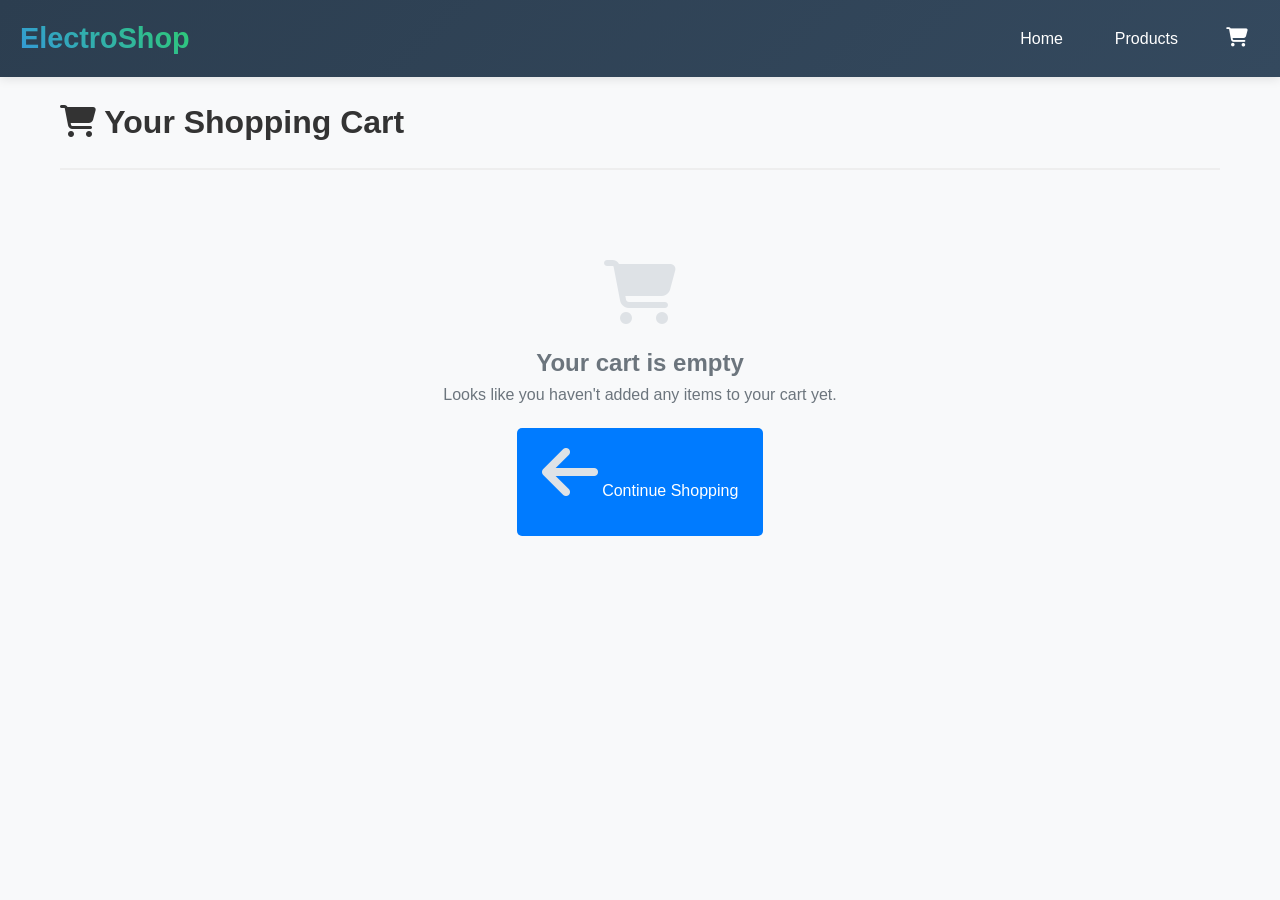
<file: cart.html>
<!DOCTYPE html>
<html lang="en">
<head>
  <meta charset="UTF-8">
  <meta name="viewport" content="width=device-width, initial-scale=1.0">
  <title>Your Cart - ElectroShop</title>
  <link rel="stylesheet" href="portfolio.css">
  <link rel="stylesheet" href="https://cdnjs.cloudflare.com/ajax/libs/font-awesome/6.4.0/css/all.min.css">
  <style>
    .cart-container {
      max-width: 1200px;
      margin: 0 auto;
      padding: 20px;
      min-height: 60vh;
    }
    
    .cart-header {
      display: flex;
      justify-content: space-between;
      align-items: center;
      margin-bottom: 30px;
      border-bottom: 2px solid #eee;
      padding-bottom: 20px;
    }
    
    .cart-item {
      display: flex;
      align-items: center;
      background: white;
      border: 1px solid #ddd;
      border-radius: 10px;
      margin-bottom: 20px;
      padding: 20px;
      box-shadow: 0 2px 5px rgba(0,0,0,0.1);
      transition: transform 0.2s;
    }
    
    .cart-item:hover {
      transform: translateY(-2px);
      box-shadow: 0 4px 15px rgba(0,0,0,0.15);
    }
    
    .cart-item img {
      width: 100px;
      height: 100px;
      object-fit: cover;
      border-radius: 8px;
      margin-right: 20px;
    }
    
    .cart-details {
      flex: 1;
      margin-right: 20px;
    }
    
    .cart-details h3 {
      margin: 0 0 10px 0;
      color: #333;
      font-size: 1.2em;
    }
    
    .cart-details .price {
      color: #007bff;
      font-weight: bold;
      font-size: 1.1em;
      margin: 5px 0;
    }
    
    .quantity-controls {
      display: flex;
      align-items: center;
      gap: 10px;
      margin: 10px 0;
    }
    
    .quantity-btn {
      background: #007bff;
      color: white;
      border: none;
      width: 30px;
      height: 30px;
      border-radius: 50%;
      cursor: pointer;
      font-size: 16px;
      display: flex;
      align-items: center;
      justify-content: center;
    }
    
    .quantity-btn:hover {
      background: #0056b3;
    }
    
    .quantity-display {
      background: #f8f9fa;
      padding: 5px 15px;
      border-radius: 5px;
      font-weight: bold;
      min-width: 40px;
      text-align: center;
    }
    
    .cart-actions {
      display: flex;
      flex-direction: column;
      gap: 10px;
    }
    
    .remove-btn {
      background: #dc3545;
      color: white;
      border: none;
      padding: 8px 15px;
      border-radius: 5px;
      cursor: pointer;
      font-size: 14px;
      transition: background 0.2s;
    }
    
    .remove-btn:hover {
      background: #c82333;
    }
    
    .clear-cart-btn {
      background: #6c757d;
      color: white;
      border: none;
      padding: 12px 25px;
      border-radius: 5px;
      cursor: pointer;
      font-size: 16px;
      margin-bottom: 20px;
    }
    
    .clear-cart-btn:hover {
      background: #545b62;
    }
    
    .cart-summary {
      background: #f8f9fa;
      border: 1px solid #dee2e6;
      border-radius: 10px;
      padding: 25px;
      margin-top: 30px;
      text-align: center;
    }
    
    .total-amount {
      font-size: 1.5em;
      font-weight: bold;
      color: #28a745;
      margin-bottom: 20px;
    }
    
    .checkout-btn {
      background: #28a745;
      color: white;
      border: none;
      padding: 15px 40px;
      border-radius: 8px;
      cursor: pointer;
      font-size: 18px;
      font-weight: bold;
      transition: background 0.2s;
    }
    
    .checkout-btn:hover {
      background: #218838;
    }
    
    .empty-cart {
      text-align: center;
      padding: 60px 20px;
      color: #6c757d;
    }
    
    .empty-cart i {
      font-size: 4em;
      margin-bottom: 20px;
      color: #dee2e6;
    }
    
    .continue-shopping {
      background: #007bff;
      color: white;
      border: none;
      padding: 12px 25px;
      border-radius: 5px;
      cursor: pointer;
      font-size: 16px;
      text-decoration: none;
      display: inline-block;
      margin-top: 20px;
    }
    
    .continue-shopping:hover {
      background: #0056b3;
      text-decoration: none;
      color: white;
    }
    
    @media (max-width: 768px) {
      .cart-item {
        flex-direction: column;
        text-align: center;
      }
      
      .cart-item img {
        margin-right: 0;
        margin-bottom: 15px;
      }
      
      .cart-header {
        flex-direction: column;
        gap: 15px;
      }
    }
  </style>
</head>
<body>
  <header>
    <h1>ElectroShop</h1>
    <nav>
      <a href="portfolio.html">Home</a>
      <a href="productpage.html">Products</a>
      <a href="cart.html"><i class="fa-solid fa-cart-shopping"></i></a>
    </nav>
  </header>

  <div class="cart-container">
    <div class="cart-header">
      <h1><i class="fa-solid fa-shopping-cart"></i> Your Shopping Cart</h1>
      <button class="clear-cart-btn" onclick="clearCart()" id="clear-btn" style="display: none;">
        <i class="fa-solid fa-trash"></i> Clear Cart
      </button>
    </div>
    
    <div id="cart-items"></div>
    
    <div id="cart-summary" class="cart-summary" style="display: none;">
      <div class="total-amount" id="total"></div>
      <button class="checkout-btn" onclick="proceedToCheckout()">
        <i class="fa-solid fa-credit-card"></i> Proceed to Checkout
      </button>
    </div>
  </div>

  <script src="cartfunctionality.js"></script>
  <script>
    let cart = JSON.parse(localStorage.getItem("cart")) || [];
    let cartDiv = document.getElementById("cart-items");
    let total = 0;

    function displayCart() {
      cartDiv.innerHTML = "";
      total = 0;
      
      const clearBtn = document.getElementById("clear-btn");
      const cartSummary = document.getElementById("cart-summary");

      if (cart.length === 0) {
        cartDiv.innerHTML = `
          <div class="empty-cart">
            <i class="fa-solid fa-shopping-cart"></i>
            <h2>Your cart is empty</h2>
            <p>Looks like you haven't added any items to your cart yet.</p>
            <a href="productpage.html" class="continue-shopping">
              <i class="fa-solid fa-arrow-left"></i> Continue Shopping
            </a>
          </div>
        `;
        clearBtn.style.display = "none";
        cartSummary.style.display = "none";
        return;
      }

      clearBtn.style.display = "block";
      cartSummary.style.display = "block";

      cart.forEach((item, index) => {
        const itemTotal = item.price * item.quantity;
        cartDiv.innerHTML += `
          <div class="cart-item">
            <img src="${item.image}" alt="${item.name}" onerror="this.src='[data-uri]'">
            <div class="cart-details">
              <h3>${item.name}</h3>
              <div class="price">₹${item.price.toLocaleString()}</div>
              <div class="quantity-controls">
                <button class="quantity-btn" onclick="updateQuantity(${index}, -1)">
                  <i class="fa-solid fa-minus"></i>
                </button>
                <span class="quantity-display">${item.quantity}</span>
                <button class="quantity-btn" onclick="updateQuantity(${index}, 1)">
                  <i class="fa-solid fa-plus"></i>
                </button>
              </div>
              <div class="price">Subtotal: ₹${itemTotal.toLocaleString()}</div>
            </div>
            <div class="cart-actions">
              <button class="remove-btn" onclick="removeFromCart(${index})">
                <i class="fa-solid fa-trash"></i> Remove
              </button>
            </div>
          </div>
        `;
        total += itemTotal;
      });

      document.getElementById("total").innerHTML = `
        <i class="fa-solid fa-rupee-sign"></i> Total: ₹${total.toLocaleString()}
      `;
      
      updateCartCount();
    }

    function updateQuantity(index, change) {
      if (cart[index]) {
        cart[index].quantity += change;
        
        if (cart[index].quantity <= 0) {
          cart.splice(index, 1);
        }
        
        localStorage.setItem("cart", JSON.stringify(cart));
        displayCart();
        showNotification(change > 0 ? "Quantity increased" : "Quantity decreased");
      }
    }

    function removeFromCart(index) {
      if (confirm("Are you sure you want to remove this item from your cart?")) {
        const itemName = cart[index].name;
        cart.splice(index, 1);
        localStorage.setItem("cart", JSON.stringify(cart));
        displayCart();
        showNotification(itemName + " removed from cart");
      }
    }

    function clearCart() {
      if (confirm("Are you sure you want to clear your entire cart?")) {
        cart = [];
        localStorage.setItem("cart", JSON.stringify(cart));
        displayCart();
        showNotification("Cart cleared successfully");
      }
    }

    function proceedToCheckout() {
      if (cart.length === 0) {
        alert("Your cart is empty!");
        return;
      }
      
      // Simple checkout simulation
      const orderSummary = cart.map(item => 
        `${item.name} x${item.quantity} = ₹${(item.price * item.quantity).toLocaleString()}`
      ).join('\n');
      
      const totalAmount = cart.reduce((sum, item) => sum + (item.price * item.quantity), 0);
      
      if (confirm(`Order Summary:\n\n${orderSummary}\n\nTotal: ₹${totalAmount.toLocaleString()}\n\nProceed with order?`)) {
        // Clear cart after successful order
        cart = [];
        localStorage.setItem("cart", JSON.stringify(cart));
        displayCart();
        alert("Thank you for your order! Your items will be delivered soon.");
      }
    }

    // Function to show notifications (if not already defined)
    function showNotification(message) {
      const existingNotification = document.querySelector('.notification');
      if (existingNotification) {
        existingNotification.remove();
      }

      const notification = document.createElement('div');
      notification.className = 'notification';
      notification.textContent = message;
      notification.style.cssText = `
        position: fixed;
        top: 20px;
        right: 20px;
        background: #4CAF50;
        color: white;
        padding: 15px 20px;
        border-radius: 5px;
        box-shadow: 0 4px 6px rgba(0,0,0,0.1);
        z-index: 1000;
        animation: slideIn 0.3s ease;
      `;

      document.body.appendChild(notification);

      setTimeout(() => {
        notification.style.animation = 'slideOut 0.3s ease';
        setTimeout(() => notification.remove(), 300);
      }, 3000);
    }

    // Function to update cart count (if not already defined)
    function updateCartCount() {
      let totalItems = cart.reduce((sum, item) => sum + item.quantity, 0);
      
      const cartIcon = document.querySelector('nav a[href="cart.html"]');
      if (cartIcon) {
        const existingCount = cartIcon.querySelector('.cart-count');
        if (existingCount) {
          existingCount.remove();
        }
        
        if (totalItems > 0) {
          const countSpan = document.createElement('span');
          countSpan.className = 'cart-count';
          countSpan.textContent = totalItems;
          countSpan.style.cssText = `
            background: #ff4444;
            color: white;
            border-radius: 50%;
            padding: 2px 6px;
            font-size: 12px;
            margin-left: 5px;
            min-width: 18px;
            text-align: center;
          `;
          cartIcon.appendChild(countSpan);
        }
      }
    }

    // Initialize cart display
    displayCart();
  </script>
</body>
</html>
</file>
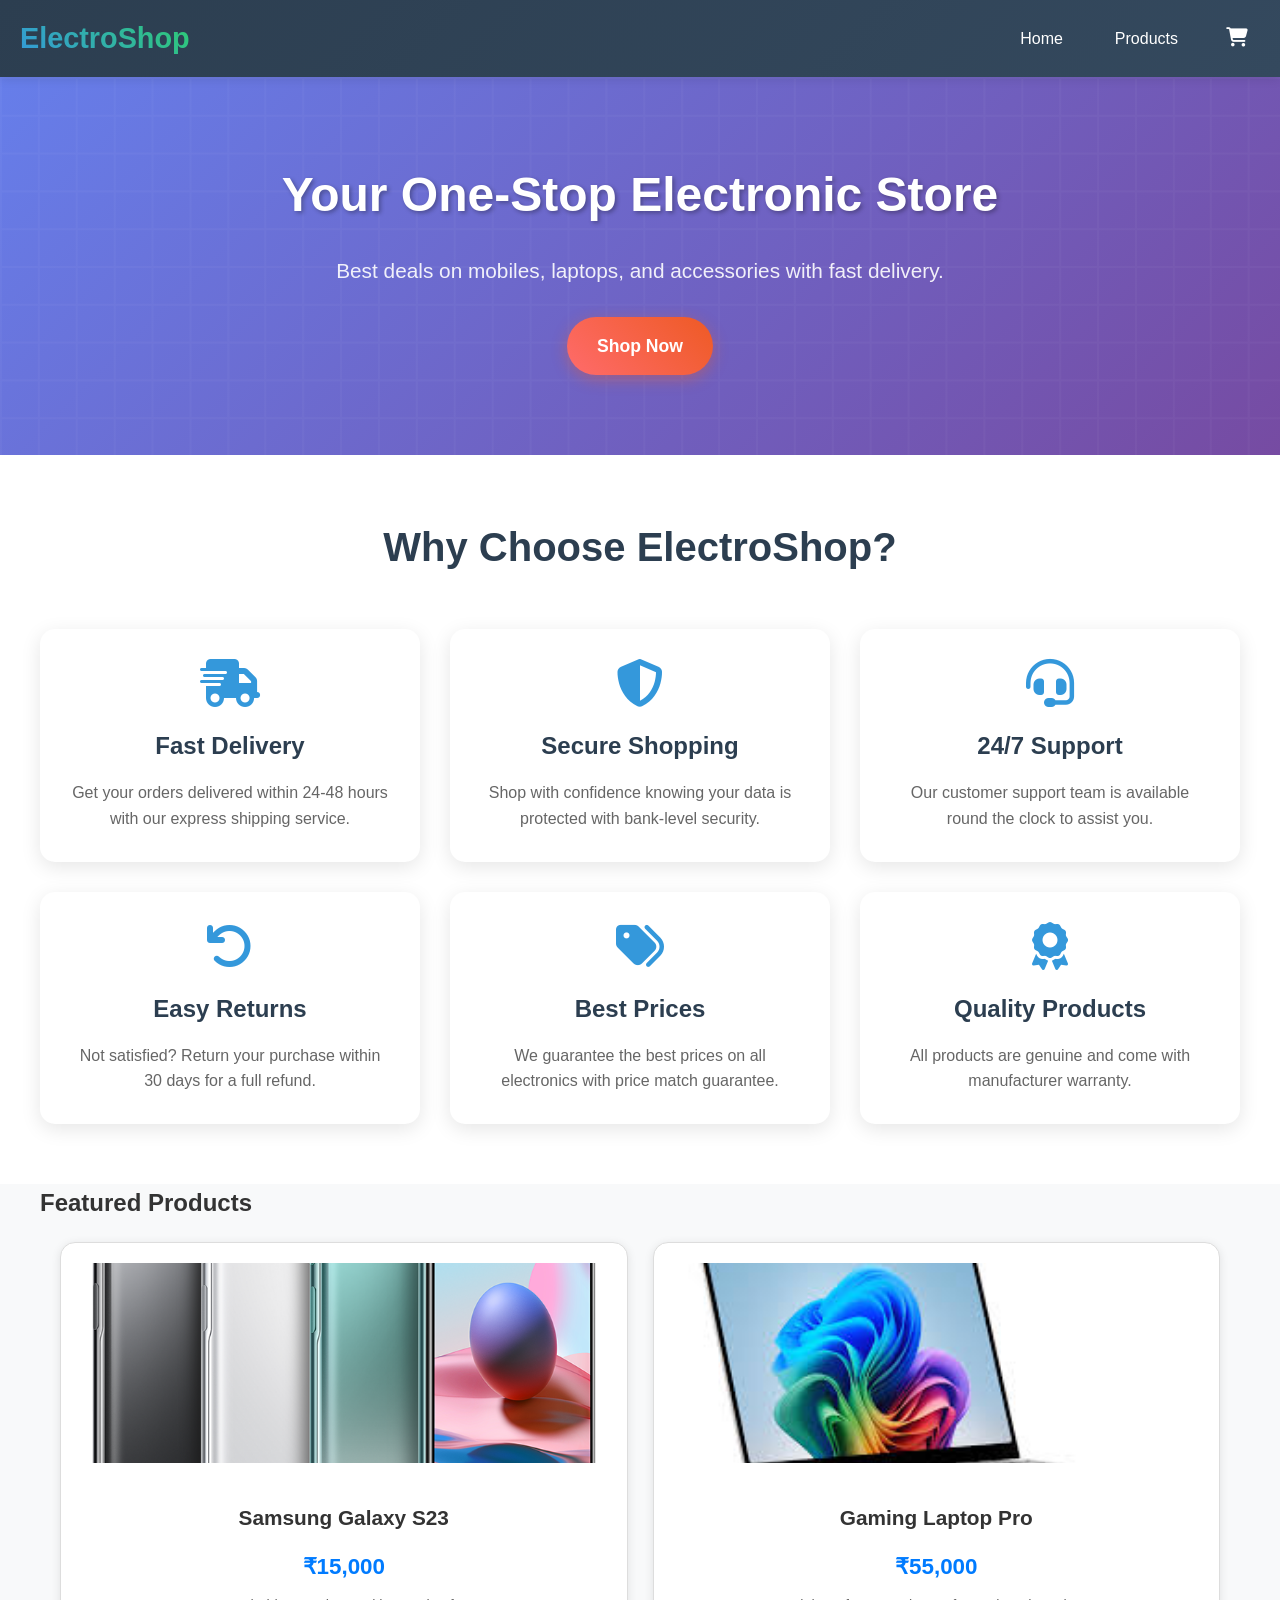
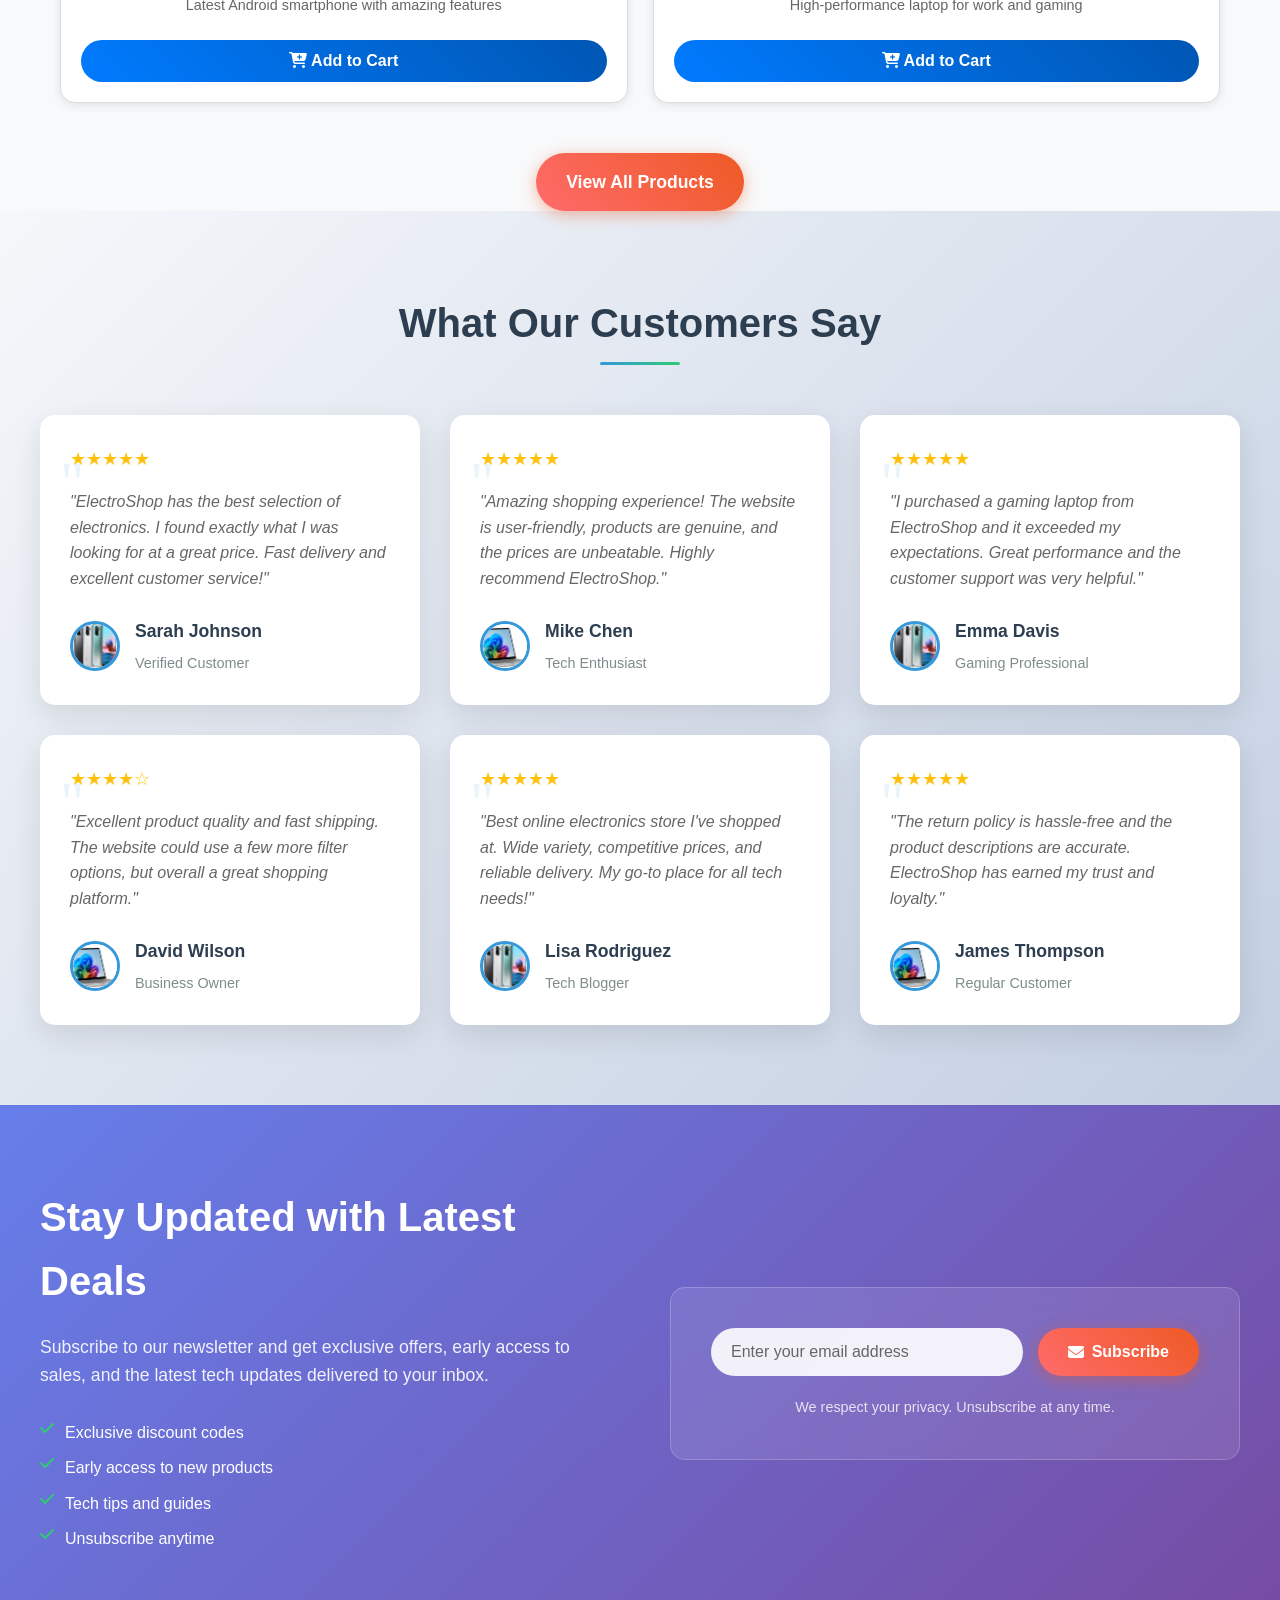
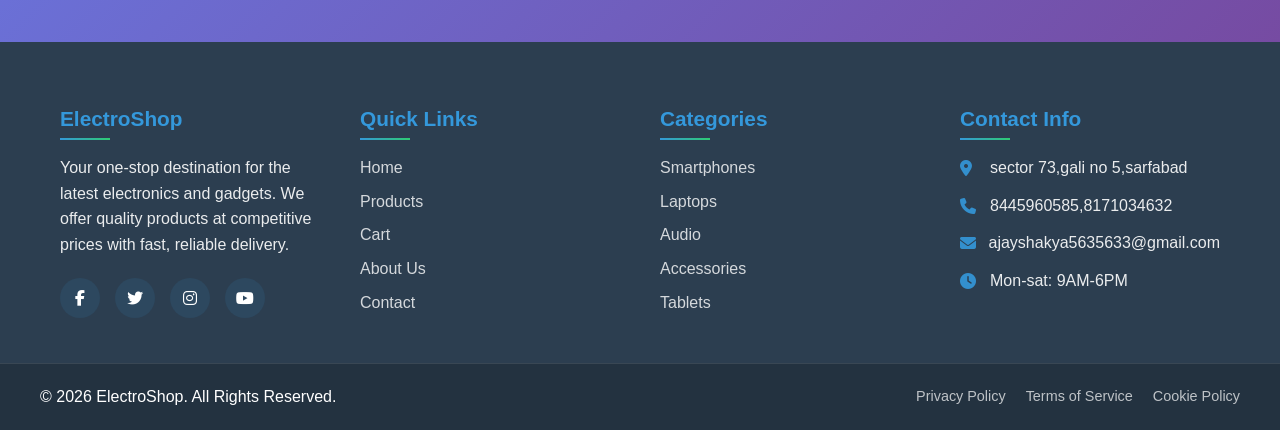
<file: portfolio.html>
<!DOCTYPE html>
<html lang="en">
<head>
  <meta charset="UTF-8">
  <meta name="viewport" content="width=device-width, initial-scale=1.0">
  <title>ElectroShop - Home</title>
  <link rel="stylesheet" href="portfolio.css">
   <link rel="stylesheet" href="https://cdnjs.cloudflare.com/ajax/libs/font-awesome/6.4.0/css/all.min.css">
</head>
<body>
  <header>
    <h1>ElectroShop</h1>
    <nav>
    
      <a href="portfolio.html">Home</a>
      <a href="productpage.html">Products</a>
      <a href="cart.html"><i class="fa-solid fa-cart-shopping"></i></a>
    </nav>
  </header>

  <section class="hero">
    <h2>Your One-Stop Electronic Store</h2>
    <p>Best deals on mobiles, laptops, and accessories with fast delivery.</p>
    <a href="productpage.html" class="btn">Shop Now</a>
  </section>

  <section class="features">
    <div class="features-container">
      <h2>Why Choose ElectroShop?</h2>
      <div class="features-grid">
        <div class="feature-card">
          <i class="fa-solid fa-shipping-fast"></i>
          <h3>Fast Delivery</h3>
          <p>Get your orders delivered within 24-48 hours with our express shipping service.</p>
        </div>
        <div class="feature-card">
          <i class="fa-solid fa-shield-alt"></i>
          <h3>Secure Shopping</h3>
          <p>Shop with confidence knowing your data is protected with bank-level security.</p>
        </div>
        <div class="feature-card">
          <i class="fa-solid fa-headset"></i>
          <h3>24/7 Support</h3>
          <p>Our customer support team is available round the clock to assist you.</p>
        </div>
        <div class="feature-card">
          <i class="fa-solid fa-undo"></i>
          <h3>Easy Returns</h3>
          <p>Not satisfied? Return your purchase within 30 days for a full refund.</p>
        </div>
        <div class="feature-card">
          <i class="fa-solid fa-tags"></i>
          <h3>Best Prices</h3>
          <p>We guarantee the best prices on all electronics with price match guarantee.</p>
        </div>
        <div class="feature-card">
          <i class="fa-solid fa-award"></i>
          <h3>Quality Products</h3>
          <p>All products are genuine and come with manufacturer warranty.</p>
        </div>
      </div>
    </div>
  </section>

  <section class="featured-products">
    <div class="features-container">
      <h2>Featured Products</h2>
      <div class="product-list">
        <div class="product">
          <img src="note 10.png" alt="Samsung Galaxy S23">
          <h3>Samsung Galaxy S23</h3>
          <p class="price">₹15,000</p>
          <p class="description">Latest Android smartphone with amazing features</p>
          <button onclick="addToCart('Samsung Galaxy S23', 15000, 'note 10.png')">
            <i class="fa-solid fa-cart-plus"></i> Add to Cart
          </button>
        </div>
        <div class="product">
          <img src="laptop.jpeg" alt="Gaming Laptop">
          <h3>Gaming Laptop Pro</h3>
          <p class="price">₹55,000</p>
          <p class="description">High-performance laptop for work and gaming</p>
          <button onclick="addToCart('Gaming Laptop Pro', 55000, 'laptop.jpeg')">
            <i class="fa-solid fa-cart-plus"></i> Add to Cart
          </button>
        </div>
      </div>
      <div style="text-align: center; margin-top: 30px;">
        <a href="productpage.html" class="btn">View All Products</a>
      </div>
    </div>
  </section>

  <section class="testimonials">
    <div class="features-container">
      <h2>What Our Customers Say</h2>
      <div class="testimonials-grid">
        <div class="testimonial-card">
          <div class="testimonial-content">
            <div class="testimonial-stars">★★★★★</div>
            <p>"ElectroShop has the best selection of electronics. I found exactly what I was looking for at a great price. Fast delivery and excellent customer service!"</p>
            <div class="testimonial-author">
              <img src="note 10.png" alt="Sarah Johnson" class="testimonial-avatar">
              <div>
                <h4>Sarah Johnson</h4>
                <span>Verified Customer</span>
              </div>
            </div>
          </div>
        </div>

        <div class="testimonial-card">
          <div class="testimonial-content">
            <div class="testimonial-stars">★★★★★</div>
            <p>"Amazing shopping experience! The website is user-friendly, products are genuine, and the prices are unbeatable. Highly recommend ElectroShop."</p>
            <div class="testimonial-author">
              <img src="laptop.jpeg" alt="Mike Chen" class="testimonial-avatar">
              <div>
                <h4>Mike Chen</h4>
                <span>Tech Enthusiast</span>
              </div>
            </div>
          </div>
        </div>

        <div class="testimonial-card">
          <div class="testimonial-content">
            <div class="testimonial-stars">★★★★★</div>
            <p>"I purchased a gaming laptop from ElectroShop and it exceeded my expectations. Great performance and the customer support was very helpful."</p>
            <div class="testimonial-author">
              <img src="note 10.png" alt="Emma Davis" class="testimonial-avatar">
              <div>
                <h4>Emma Davis</h4>
                <span>Gaming Professional</span>
              </div>
            </div>
          </div>
        </div>

        <div class="testimonial-card">
          <div class="testimonial-content">
            <div class="testimonial-stars">★★★★☆</div>
            <p>"Excellent product quality and fast shipping. The website could use a few more filter options, but overall a great shopping platform."</p>
            <div class="testimonial-author">
              <img src="laptop.jpeg" alt="David Wilson" class="testimonial-avatar">
              <div>
                <h4>David Wilson</h4>
                <span>Business Owner</span>
              </div>
            </div>
          </div>
        </div>

        <div class="testimonial-card">
          <div class="testimonial-content">
            <div class="testimonial-stars">★★★★★</div>
            <p>"Best online electronics store I've shopped at. Wide variety, competitive prices, and reliable delivery. My go-to place for all tech needs!"</p>
            <div class="testimonial-author">
              <img src="note 10.png" alt="Lisa Rodriguez" class="testimonial-avatar">
              <div>
                <h4>Lisa Rodriguez</h4>
                <span>Tech Blogger</span>
              </div>
            </div>
          </div>
        </div>

        <div class="testimonial-card">
          <div class="testimonial-content">
            <div class="testimonial-stars">★★★★★</div>
            <p>"The return policy is hassle-free and the product descriptions are accurate. ElectroShop has earned my trust and loyalty."</p>
            <div class="testimonial-author">
              <img src="laptop.jpeg" alt="James Thompson" class="testimonial-avatar">
              <div>
                <h4>James Thompson</h4>
                <span>Regular Customer</span>
              </div>
            </div>
          </div>
        </div>
      </div>
    </div>
  </section>

  <section class="newsletter">
    <div class="features-container">
      <div class="newsletter-content">
        <div class="newsletter-text">
          <h2>Stay Updated with Latest Deals</h2>
          <p>Subscribe to our newsletter and get exclusive offers, early access to sales, and the latest tech updates delivered to your inbox.</p>
          <ul class="newsletter-benefits">
            <li><i class="fa-solid fa-check"></i> Exclusive discount codes</li>
            <li><i class="fa-solid fa-check"></i> Early access to new products</li>
            <li><i class="fa-solid fa-check"></i> Tech tips and guides</li>
            <li><i class="fa-solid fa-check"></i> Unsubscribe anytime</li>
          </ul>
        </div>
        <div class="newsletter-form">
          <div class="newsletter-input-group">
            <input type="email" id="newsletter-email" placeholder="Enter your email address" required>
            <button type="submit" onclick="subscribeNewsletter()" class="newsletter-btn">
              <i class="fa-solid fa-envelope"></i> Subscribe
            </button>
          </div>
          <p class="newsletter-privacy">We respect your privacy. Unsubscribe at any time.</p>
        </div>
      </div>
    </div>
  </section>

  <footer>
    <div class="footer-content">
      <div class="footer-section">
        <h3>ElectroShop</h3>
        <p>Your one-stop destination for the latest electronics and gadgets. We offer quality products at competitive prices with fast, reliable delivery.</p>
        <div class="social-links">
          <a href="#" class="social-link"><i class="fa-brands fa-facebook-f"></i></a>
          <a href="#" class="social-link"><i class="fa-brands fa-twitter"></i></a>
          <a href="#" class="social-link"><i class="fa-brands fa-instagram"></i></a>
          <a href="#" class="social-link"><i class="fa-brands fa-youtube"></i></a>
        </div>
      </div>

      <div class="footer-section">
        <h3>Quick Links</h3>
        <ul>
          <li><a href="portfolio.html">Home</a></li>
          <li><a href="productpage.html">Products</a></li>
          <li><a href="cart.html">Cart</a></li>
          <li><a href="about.html">About Us</a></li>
          <li><a href="contact.html">Contact</a></li>
        </ul>
      </div>

      <div class="footer-section">
        <h3>Categories</h3>
        <ul>
          <li><a href="productpage.html?category=smartphones">Smartphones</a></li>
          <li><a href="productpage.html?category=laptops">Laptops</a></li>
          <li><a href="productpage.html?category=audio">Audio</a></li>
          <li><a href="productpage.html?category=accessories">Accessories</a></li>
          <li><a href="productpage.html?category=tablets">Tablets</a></li>
        </ul>
      </div>

      <div class="footer-section">
        <h3>Contact Info</h3>
        <div class="contact-info">
          <p><i class="fa-solid fa-map-marker-alt"></i> sector 73,gali no 5,sarfabad</p>
          <p><i class="fa-solid fa-phone"></i> 8445960585,8171034632</p>
          <p><i class="fa-solid fa-envelope"></i> ajayshakya5635633@gmail.com</p>
          <p><i class="fa-solid fa-clock"></i> Mon-sat: 9AM-6PM </p>
        </div>
      </div>
    </div>

    <div class="footer-bottom">
      <div class="footer-bottom-content">
        <p>&copy; 2026 ElectroShop. All Rights Reserved.</p>
        <div class="footer-links">
          <a href="#">Privacy Policy</a>
          <a href="#">Terms of Service</a>
          <a href="#">Cookie Policy</a>
        </div>
      </div>
    </div>
  </footer>
  
  <script src="cartfunctionality.js"></script>
  <script>
    // Newsletter subscription function
    function subscribeNewsletter() {
      const email = document.getElementById('newsletter-email').value;
      const emailRegex = /^[^\s@]+@[^\s@]+\.[^\s@]+$/;

      if (!email) {
        showNotification('Please enter your email address', 'error');
        return;
      }

      if (!emailRegex.test(email)) {
        showNotification('Please enter a valid email address', 'error');
        return;
      }

      // Simulate API call
      showNotification('Thank you for subscribing! Check your email for confirmation.', 'success');
      document.getElementById('newsletter-email').value = '';
    }

    // Enhanced notification function
    function showNotification(message, type = 'success') {
      const existingNotification = document.querySelector('.notification');
      if (existingNotification) {
        existingNotification.remove();
      }

      const notification = document.createElement('div');
      notification.className = 'notification';
      notification.textContent = message;
      notification.style.cssText = `
        position: fixed;
        top: 20px;
        right: 20px;
        background: ${type === 'success' ? '#4CAF50' : '#f44336'};
        color: white;
        padding: 15px 20px;
        border-radius: 5px;
        box-shadow: 0 4px 6px rgba(0,0,0,0.1);
        z-index: 1000;
        animation: slideIn 0.3s ease;
        max-width: 400px;
      `;

      document.body.appendChild(notification);

      setTimeout(() => {
        notification.style.animation = 'slideOut 0.3s ease';
        setTimeout(() => notification.remove(), 300);
      }, 4000);
    }
  </script>
</body>
</html>
</file>
<file: portfolio.css>
* {
  margin: 0;
  padding: 0;
  box-sizing: border-box;
}

body {
  font-family: 'Segoe UI', Tahoma, Geneva, Verdana, sans-serif;
  line-height: 1.6;
  color: #333;
  background: #f8f9fa;
}

/* Header Styles */
header {
  background: linear-gradient(135deg, #2c3e50, #34495e);
  color: white;
  padding: 15px 20px;
  display: flex;
  justify-content: space-between;
  align-items: center;
  box-shadow: 0 2px 10px rgba(0,0,0,0.1);
  position: sticky;
  top: 0;
  z-index: 100;
}

header h1 {
  font-size: 1.8em;
  font-weight: bold;
  background: linear-gradient(45deg, #3498db, #2ecc71);
  -webkit-background-clip: text;
  -webkit-text-fill-color: transparent;
  background-clip: text;
}

nav {
  display: flex;
  align-items: center;
  gap: 20px;
}

nav a {
  color: white;
  text-decoration: none;
  padding: 8px 16px;
  border-radius: 20px;
  transition: all 0.3s ease;
  font-weight: 500;
  position: relative;
}

nav a:hover {
  background: rgba(255,255,255,0.1);
  transform: translateY(-2px);
}

nav a[href="cart.html"] {
  font-size: 1.2em;
  padding: 8px 12px;
}

/* Hero Section */
.hero {
  text-align: center;
  padding: 80px 20px;
  background: linear-gradient(135deg, #667eea 0%, #764ba2 100%);
  color: white;
  position: relative;
  overflow: hidden;
}

.hero::before {
  content: '';
  position: absolute;
  top: 0;
  left: 0;
  right: 0;
  bottom: 0;
  background: url('data:image/svg+xml,<svg xmlns="http://www.w3.org/2000/svg" viewBox="0 0 100 100"><defs><pattern id="grid" width="10" height="10" patternUnits="userSpaceOnUse"><path d="M 10 0 L 0 0 0 10" fill="none" stroke="rgba(255,255,255,0.1)" stroke-width="1"/></pattern></defs><rect width="100" height="100" fill="url(%23grid)"/></svg>');
  opacity: 0.3;
}

.hero h2 {
  font-size: 3em;
  margin-bottom: 20px;
  position: relative;
  z-index: 1;
  text-shadow: 2px 2px 4px rgba(0,0,0,0.3);
}

.hero p {
  font-size: 1.3em;
  margin-bottom: 30px;
  position: relative;
  z-index: 1;
  opacity: 0.9;
}

.btn {
  background: linear-gradient(45deg, #ff6b6b, #ee5a24);
  color: white;
  padding: 15px 30px;
  border: none;
  border-radius: 30px;
  cursor: pointer;
  font-size: 1.1em;
  font-weight: bold;
  text-decoration: none;
  display: inline-block;
  transition: all 0.3s ease;
  box-shadow: 0 4px 15px rgba(238, 90, 36, 0.4);
  position: relative;
  z-index: 1;
}

.btn:hover {
  transform: translateY(-3px);
  box-shadow: 0 8px 25px rgba(238, 90, 36, 0.6);
  text-decoration: none;
  color: white;
}

/* Features Section */
.features {
  padding: 60px 20px;
  background: white;
}

.features-container {
  max-width: 1200px;
  margin: 0 auto;
}

.features h2 {
  text-align: center;
  font-size: 2.5em;
  margin-bottom: 50px;
  color: #2c3e50;
}

.features-grid {
  display: grid;
  grid-template-columns: repeat(auto-fit, minmax(300px, 1fr));
  gap: 30px;
}

.feature-card {
  background: white;
  padding: 30px;
  border-radius: 15px;
  text-align: center;
  box-shadow: 0 5px 20px rgba(0,0,0,0.1);
  transition: transform 0.3s ease;
}

.feature-card:hover {
  transform: translateY(-10px);
}

.feature-card i {
  font-size: 3em;
  color: #3498db;
  margin-bottom: 20px;
}

.feature-card h3 {
  font-size: 1.5em;
  margin-bottom: 15px;
  color: #2c3e50;
}

.feature-card p {
  color: #666;
  line-height: 1.6;
}

/* Product List Styles */
.product-list {
  display: grid;
  grid-template-columns: repeat(auto-fit, minmax(280px, 1fr));
  gap: 25px;
  padding: 20px;
  max-width: 1200px;
  margin: 0 auto;
}

.product {
  background: white;
  border: 1px solid #ddd;
  border-radius: 15px;
  padding: 20px;
  text-align: center;
  box-shadow: 0 2px 10px rgba(0,0,0,0.1);
  transition: all 0.3s ease;
}

.product:hover {
  transform: translateY(-5px);
  box-shadow: 0 8px 25px rgba(0,0,0,0.15);
}

.product img {
  width: 100%;
  height: 200px;
  object-fit: cover;
  border-radius: 10px;
  margin-bottom: 15px;
}

.product h3 {
  color: #333;
  margin: 15px 0;
  font-size: 1.3em;
}

.product .price {
  color: #007bff;
  font-size: 1.4em;
  font-weight: bold;
  margin: 10px 0;
}

.product .description {
  color: #666;
  font-size: 0.9em;
  margin: 10px 0;
  line-height: 1.4;
}

.product button {
  background: linear-gradient(45deg, #007bff, #0056b3);
  color: white;
  border: none;
  padding: 12px 25px;
  border-radius: 25px;
  cursor: pointer;
  font-size: 16px;
  font-weight: bold;
  transition: all 0.3s;
  width: 100%;
  margin-top: 15px;
}

.product button:hover {
  background: linear-gradient(45deg, #0056b3, #004085);
  transform: translateY(-2px);
}

/* Testimonials Section */
.testimonials {
  padding: 80px 20px;
  background: linear-gradient(135deg, #f5f7fa 0%, #c3cfe2 100%);
}

.testimonials h2 {
  text-align: center;
  font-size: 2.5em;
  margin-bottom: 60px;
  color: #2c3e50;
  position: relative;
}

.testimonials h2::after {
  content: '';
  position: absolute;
  bottom: -10px;
  left: 50%;
  transform: translateX(-50%);
  width: 80px;
  height: 3px;
  background: linear-gradient(45deg, #3498db, #2ecc71);
  border-radius: 2px;
}

.testimonials-grid {
  display: grid;
  grid-template-columns: repeat(auto-fit, minmax(350px, 1fr));
  gap: 30px;
  max-width: 1200px;
  margin: 0 auto;
}

.testimonial-card {
  background: white;
  border-radius: 15px;
  padding: 30px;
  box-shadow: 0 10px 30px rgba(0,0,0,0.1);
  transition: all 0.3s ease;
  position: relative;
  overflow: hidden;
}

.testimonial-card::before {
  content: '"';
  position: absolute;
  top: 20px;
  left: 20px;
  font-size: 60px;
  color: rgba(52, 152, 219, 0.1);
  font-family: Georgia, serif;
  z-index: 1;
}

.testimonial-card:hover {
  transform: translateY(-10px);
  box-shadow: 0 20px 40px rgba(0,0,0,0.15);
}

.testimonial-content {
  position: relative;
  z-index: 2;
}

.testimonial-stars {
  color: #ffc107;
  font-size: 18px;
  margin-bottom: 15px;
}

.testimonial-card p {
  color: #666;
  line-height: 1.6;
  margin-bottom: 25px;
  font-style: italic;
  font-size: 1em;
}

.testimonial-author {
  display: flex;
  align-items: center;
  gap: 15px;
}

.testimonial-avatar {
  width: 50px;
  height: 50px;
  border-radius: 50%;
  object-fit: cover;
  border: 3px solid #3498db;
}

.testimonial-author h4 {
  margin: 0 0 5px 0;
  color: #2c3e50;
  font-size: 1.1em;
}

.testimonial-author span {
  color: #7f8c8d;
  font-size: 0.9em;
  font-weight: 500;
}

/* Newsletter Section */
.newsletter {
  background: linear-gradient(135deg, #667eea 0%, #764ba2 100%);
  padding: 80px 20px;
  color: white;
}

.newsletter-content {
  max-width: 1200px;
  margin: 0 auto;
  display: grid;
  grid-template-columns: 1fr 1fr;
  gap: 60px;
  align-items: center;
}

.newsletter-text h2 {
  font-size: 2.5em;
  margin-bottom: 20px;
  font-weight: bold;
}

.newsletter-text p {
  font-size: 1.1em;
  line-height: 1.6;
  margin-bottom: 30px;
  opacity: 0.9;
}

.newsletter-benefits {
  list-style: none;
  padding: 0;
}

.newsletter-benefits li {
  margin: 10px 0;
  padding-left: 25px;
  position: relative;
  font-size: 1em;
}

.newsletter-benefits li i {
  position: absolute;
  left: 0;
  color: #2ecc71;
  font-weight: bold;
}

.newsletter-form {
  background: rgba(255,255,255,0.1);
  backdrop-filter: blur(10px);
  border-radius: 15px;
  padding: 40px;
  border: 1px solid rgba(255,255,255,0.2);
}

.newsletter-input-group {
  display: flex;
  gap: 15px;
  margin-bottom: 20px;
  flex-wrap: wrap;
}

.newsletter-input-group input {
  flex: 1;
  min-width: 250px;
  padding: 15px 20px;
  border: none;
  border-radius: 30px;
  font-size: 16px;
  outline: none;
  background: rgba(255,255,255,0.9);
  color: #333;
}

.newsletter-input-group input::placeholder {
  color: #666;
}

.newsletter-btn {
  background: linear-gradient(45deg, #ff6b6b, #ee5a24);
  color: white;
  border: none;
  padding: 15px 30px;
  border-radius: 30px;
  font-size: 16px;
  font-weight: bold;
  cursor: pointer;
  transition: all 0.3s ease;
  box-shadow: 0 4px 15px rgba(238, 90, 36, 0.4);
  display: flex;
  align-items: center;
  gap: 8px;
}

.newsletter-btn:hover {
  transform: translateY(-3px);
  box-shadow: 0 8px 25px rgba(238, 90, 36, 0.6);
}

.newsletter-privacy {
  font-size: 0.9em;
  opacity: 0.8;
  margin: 0;
  text-align: center;
}

/* Footer */
footer {
  background: #2c3e50;
  color: white;
  margin-top: 0;
}

.footer-content {
  max-width: 1200px;
  margin: 0 auto;
  padding: 60px 20px 40px;
  display: grid;
  grid-template-columns: repeat(auto-fit, minmax(250px, 1fr));
  gap: 40px;
}

.footer-section h3 {
  color: #3498db;
  margin-bottom: 20px;
  font-size: 1.3em;
  position: relative;
}

.footer-section h3::after {
  content: '';
  position: absolute;
  bottom: -5px;
  left: 0;
  width: 50px;
  height: 2px;
  background: linear-gradient(45deg, #3498db, #2ecc71);
}

.footer-section p {
  line-height: 1.6;
  margin-bottom: 20px;
  opacity: 0.9;
}

.footer-section ul {
  list-style: none;
  padding: 0;
}

.footer-section ul li {
  margin: 8px 0;
}

.footer-section ul li a {
  color: white;
  text-decoration: none;
  transition: all 0.3s ease;
  opacity: 0.8;
}

.footer-section ul li a:hover {
  color: #3498db;
  opacity: 1;
  padding-left: 10px;
}

.social-links {
  display: flex;
  gap: 15px;
  margin-top: 20px;
}

.social-link {
  display: flex;
  align-items: center;
  justify-content: center;
  width: 40px;
  height: 40px;
  background: rgba(52, 152, 219, 0.1);
  border-radius: 50%;
  color: white;
  text-decoration: none;
  transition: all 0.3s ease;
}

.social-link:hover {
  background: #3498db;
  transform: translateY(-3px);
  box-shadow: 0 5px 15px rgba(52, 152, 219, 0.4);
}

.contact-info p {
  margin: 12px 0;
  opacity: 0.9;
  display: flex;
  align-items: center;
  gap: 10px;
}

.contact-info i {
  color: #3498db;
  width: 20px;
}

.footer-bottom {
  border-top: 1px solid rgba(255,255,255,0.1);
  padding: 20px;
  background: rgba(0,0,0,0.2);
}

.footer-bottom-content {
  max-width: 1200px;
  margin: 0 auto;
  display: flex;
  justify-content: space-between;
  align-items: center;
  flex-wrap: wrap;
  gap: 20px;
}

.footer-links {
  display: flex;
  gap: 20px;
}

.footer-links a {
  color: white;
  text-decoration: none;
  opacity: 0.7;
  font-size: 0.9em;
  transition: opacity 0.3s ease;
}

.footer-links a:hover {
  opacity: 1;
}

/* Responsive Footer */
@media (max-width: 768px) {
  .newsletter-content {
    grid-template-columns: 1fr;
    gap: 40px;
    text-align: center;
  }

  .newsletter-input-group {
    flex-direction: column;
  }

  .newsletter-input-group input {
    min-width: auto;
  }

  .footer-content {
    grid-template-columns: 1fr;
    text-align: center;
  }

  .footer-section h3::after {
    left: 50%;
    transform: translateX(-50%);
  }

  .social-links {
    justify-content: center;
  }

  .footer-bottom-content {
    flex-direction: column;
    text-align: center;
    gap: 15px;
  }

  .footer-links {
    justify-content: center;
  }
}

/* Animations */
@keyframes slideIn {
  from {
    transform: translateX(100%);
    opacity: 0;
  }
  to {
    transform: translateX(0);
    opacity: 1;
  }
}

@keyframes slideOut {
  from {
    transform: translateX(0);
    opacity: 1;
  }
  to {
    transform: translateX(100%);
    opacity: 0;
  }
}

/* Responsive Design */
@media (max-width: 768px) {
  header {
    flex-direction: column;
    gap: 15px;
    padding: 15px;
  }
  
  nav {
    gap: 15px;
  }
  
  .hero h2 {
    font-size: 2.2em;
  }
  
  .hero p {
    font-size: 1.1em;
  }
  
  .features h2 {
    font-size: 2em;
  }
  
  .features-grid {
    grid-template-columns: 1fr;
    gap: 20px;
  }
  
  .product-list {
    grid-template-columns: repeat(auto-fit, minmax(250px, 1fr));
    gap: 20px;
    padding: 15px;
  }
}
</file>
